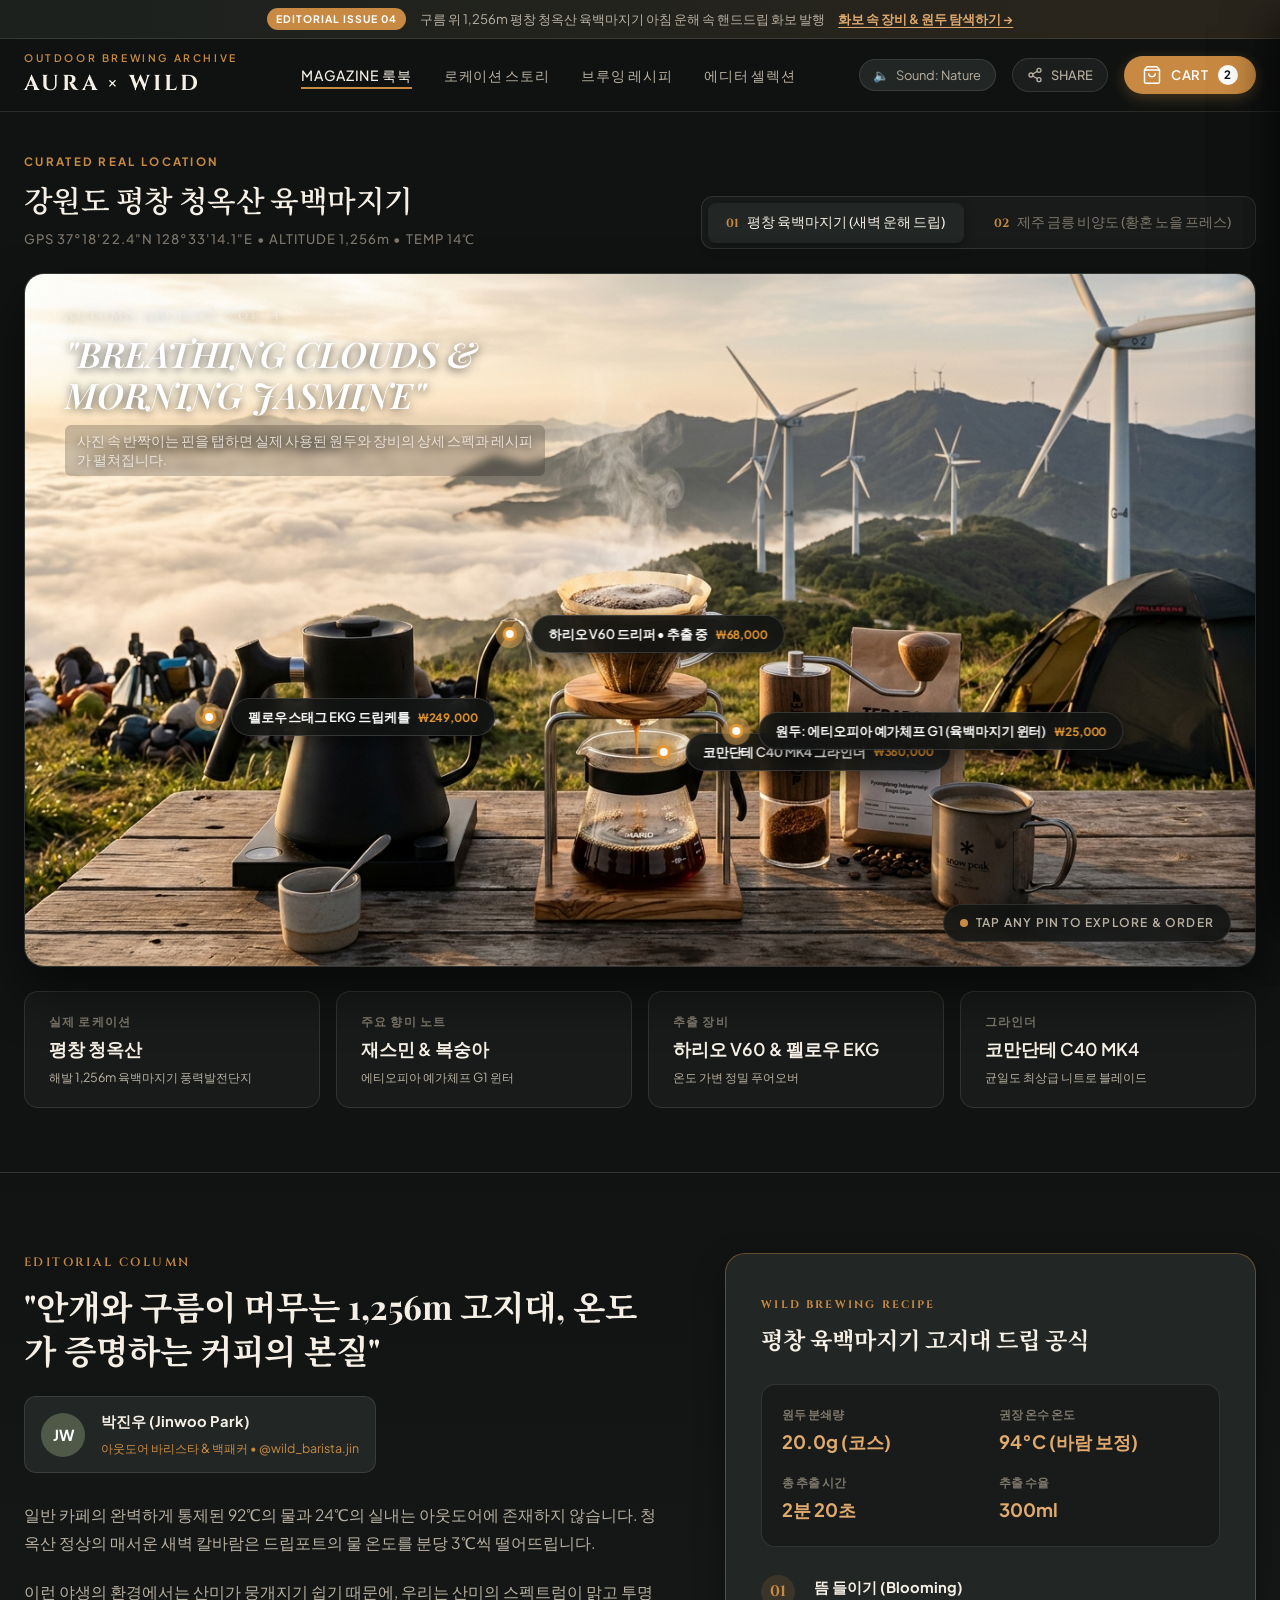
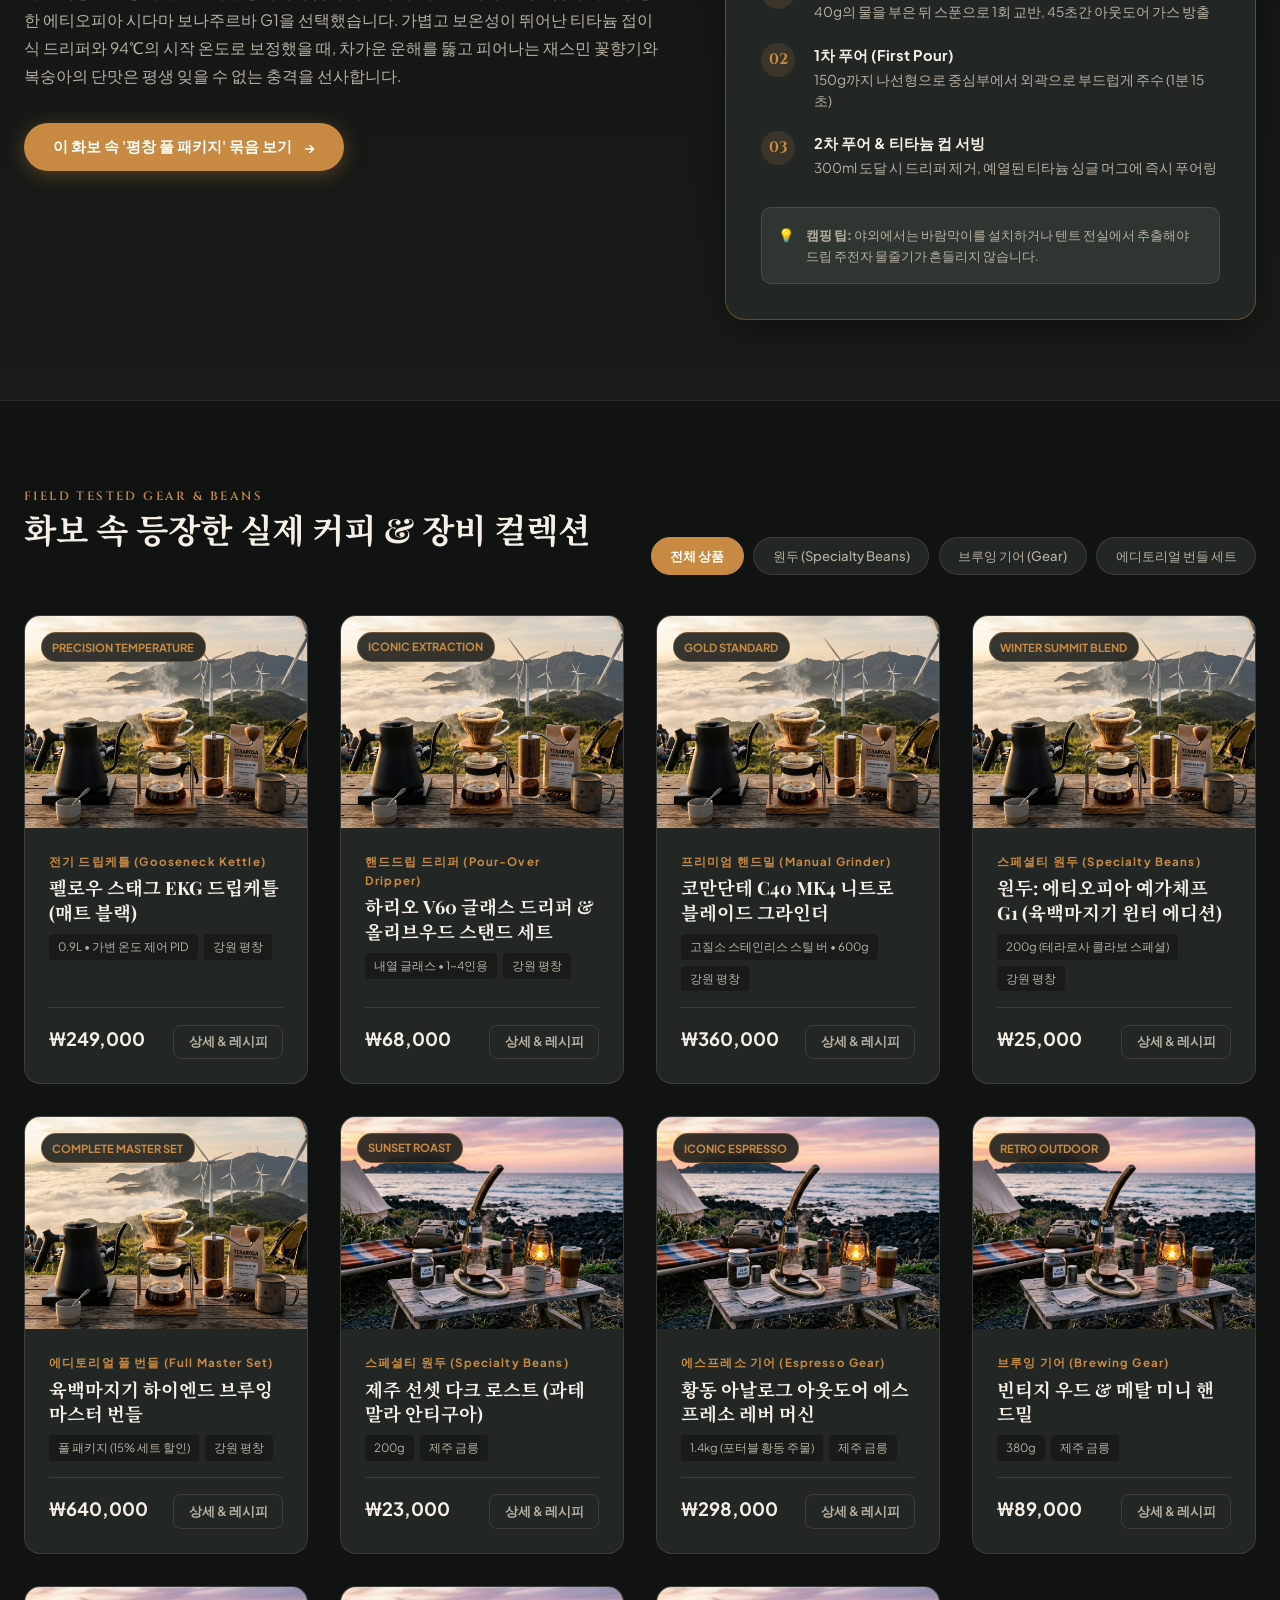
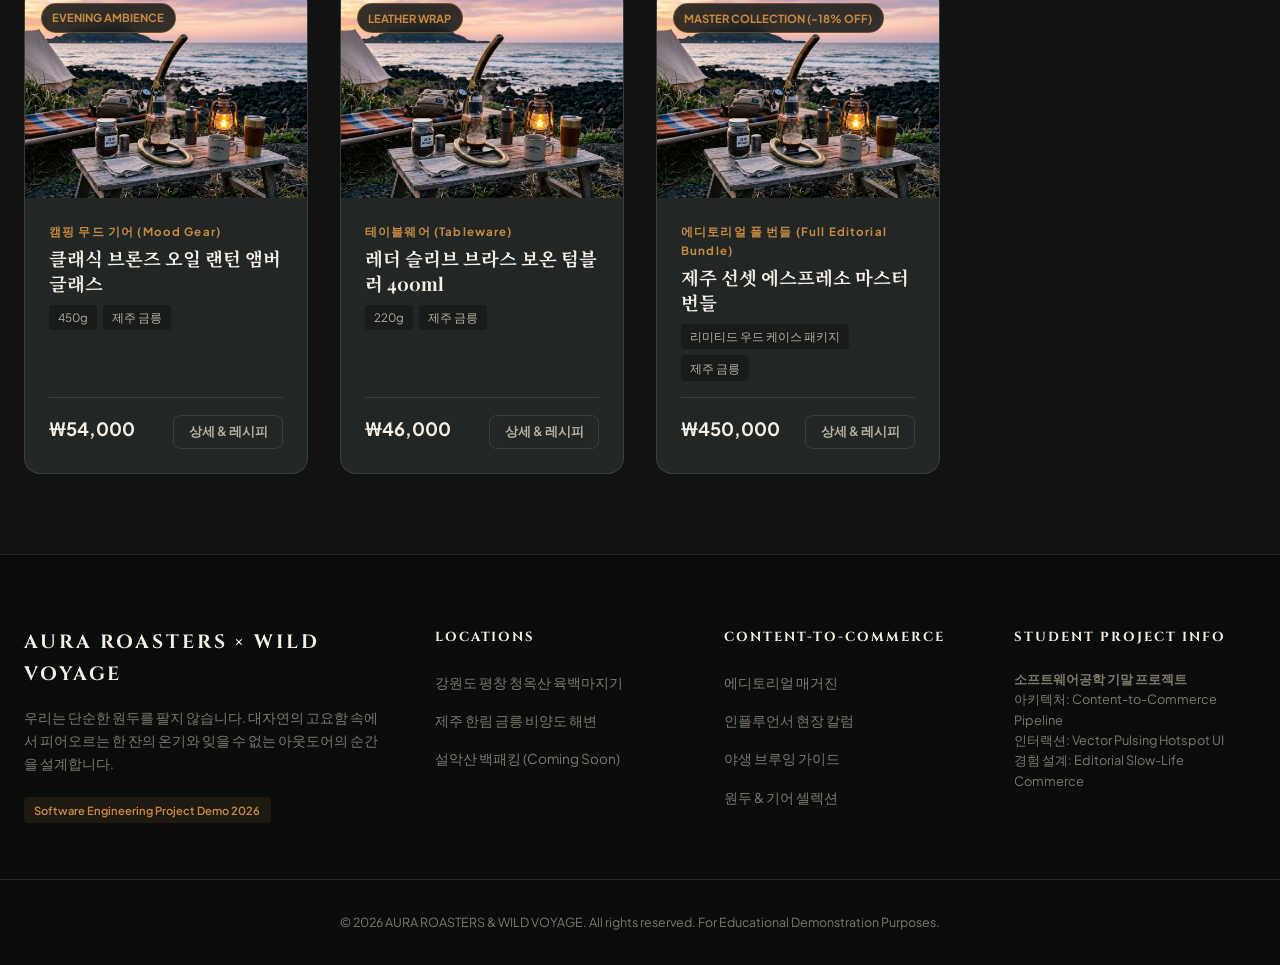
<file: index.html>
<!DOCTYPE html>
<html lang="ko">
<head>
  <meta charset="UTF-8">
  <meta http-equiv="refresh" content="0; url=./coffee_and_camping_HIN/">
  <meta name="viewport" content="width=device-width, initial-scale=1.0">
  <title>AURA ROASTERS × WILD VOYAGE</title>
  <meta name="description" content="캠핑 & 에디토리얼 커피 매거진 커머스 서비스">
  <link rel="icon" href="data:image/svg+xml,<svg xmlns=%22http://www.w3.org/2000/svg%22 viewBox=%220 0 100 100%22><text y=%22.9em%22 font-size=%2290%22>☕</text></svg>">
  <script>
    // Seamless instant redirect
    window.location.replace("./coffee_and_camping_HIN/" + window.location.search + window.location.hash);
  </script>
  <style>
    body {
      margin: 0;
      padding: 0;
      background-color: #0c0d10;
      color: #e5e5e5;
      font-family: -apple-system, BlinkMacSystemFont, "Segoe UI", Roboto, sans-serif;
      display: flex;
      flex-direction: column;
      align-items: center;
      justify-content: center;
      min-height: 100vh;
      text-align: center;
    }
    .spinner {
      width: 42px;
      height: 42px;
      border: 3px solid rgba(200, 138, 66, 0.2);
      border-top-color: #c88a42;
      border-radius: 50%;
      animation: spin 0.8s linear infinite;
      margin-bottom: 1.5rem;
    }
    @keyframes spin {
      to { transform: rotate(360deg); }
    }
    h1 {
      font-size: 1.25rem;
      font-weight: 500;
      letter-spacing: 0.1em;
      margin: 0 0 0.5rem;
      color: #f3efe6;
    }
    p {
      color: #8a8d93;
      font-size: 0.9rem;
    }
    a {
      color: #c88a42;
      text-decoration: none;
      font-weight: 600;
    }
    a:hover {
      text-decoration: underline;
    }
  </style>
</head>
<body>
  <div class="spinner"></div>
  <h1>AURA ROASTERS × WILD VOYAGE</h1>
  <p>서비스 페이지로 이동 중입니다... 잠시만 기다려주세요.</p>
  <p><a href="./coffee_and_camping_HIN/">여기를 클릭하여 직접 이동하기 →</a></p>
</body>
</html>
</file>
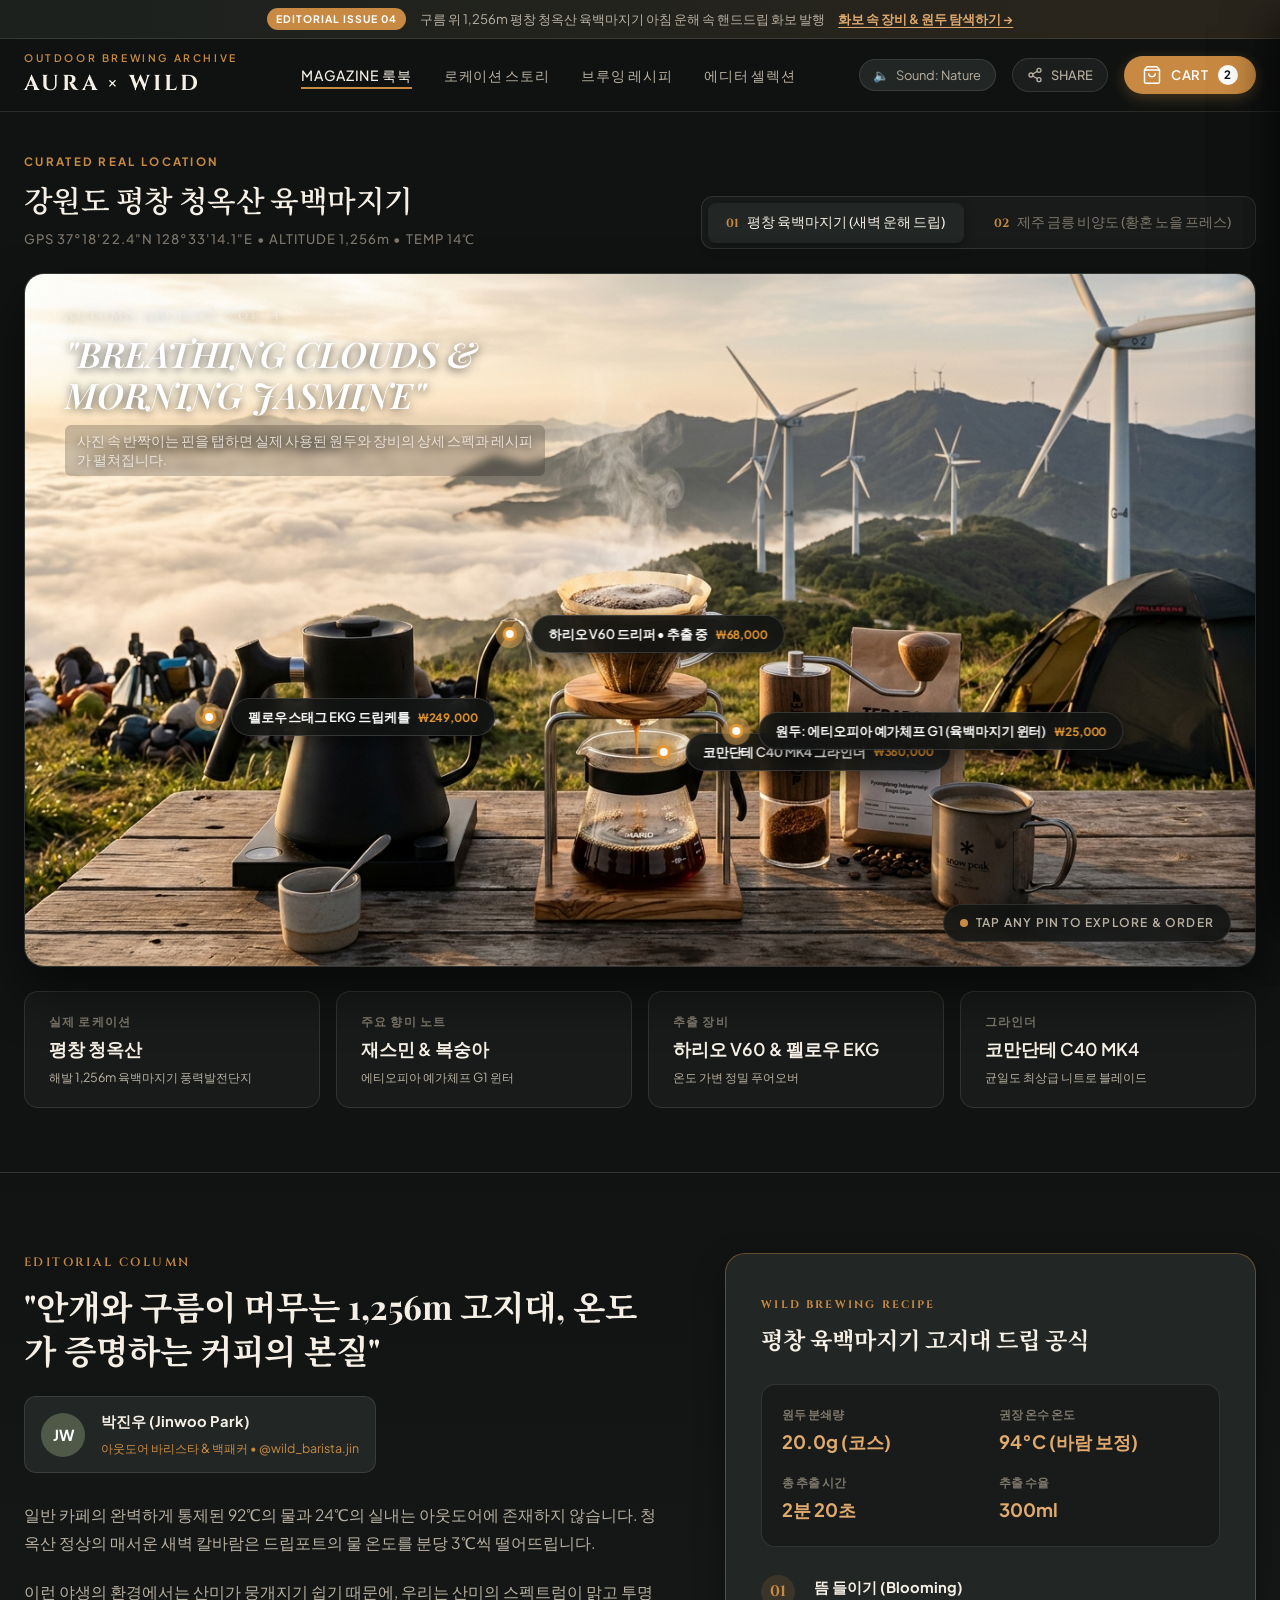
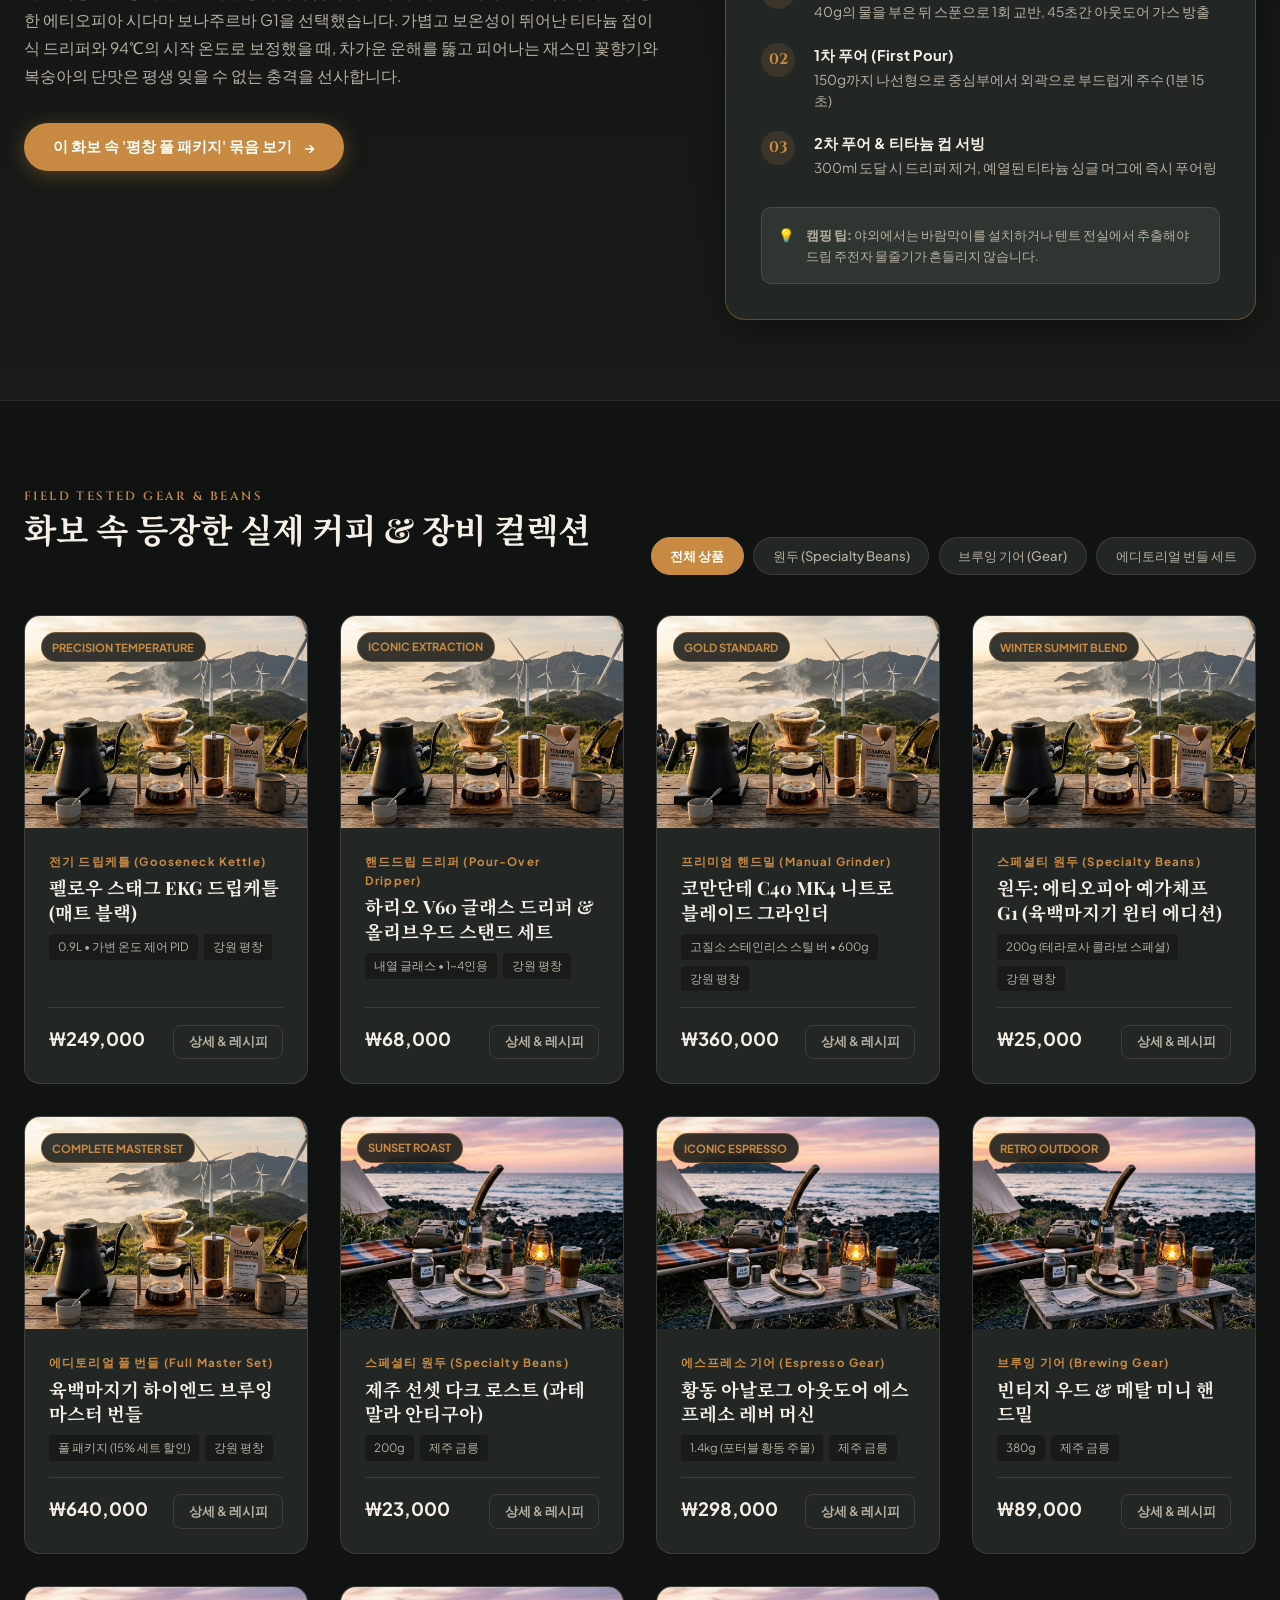
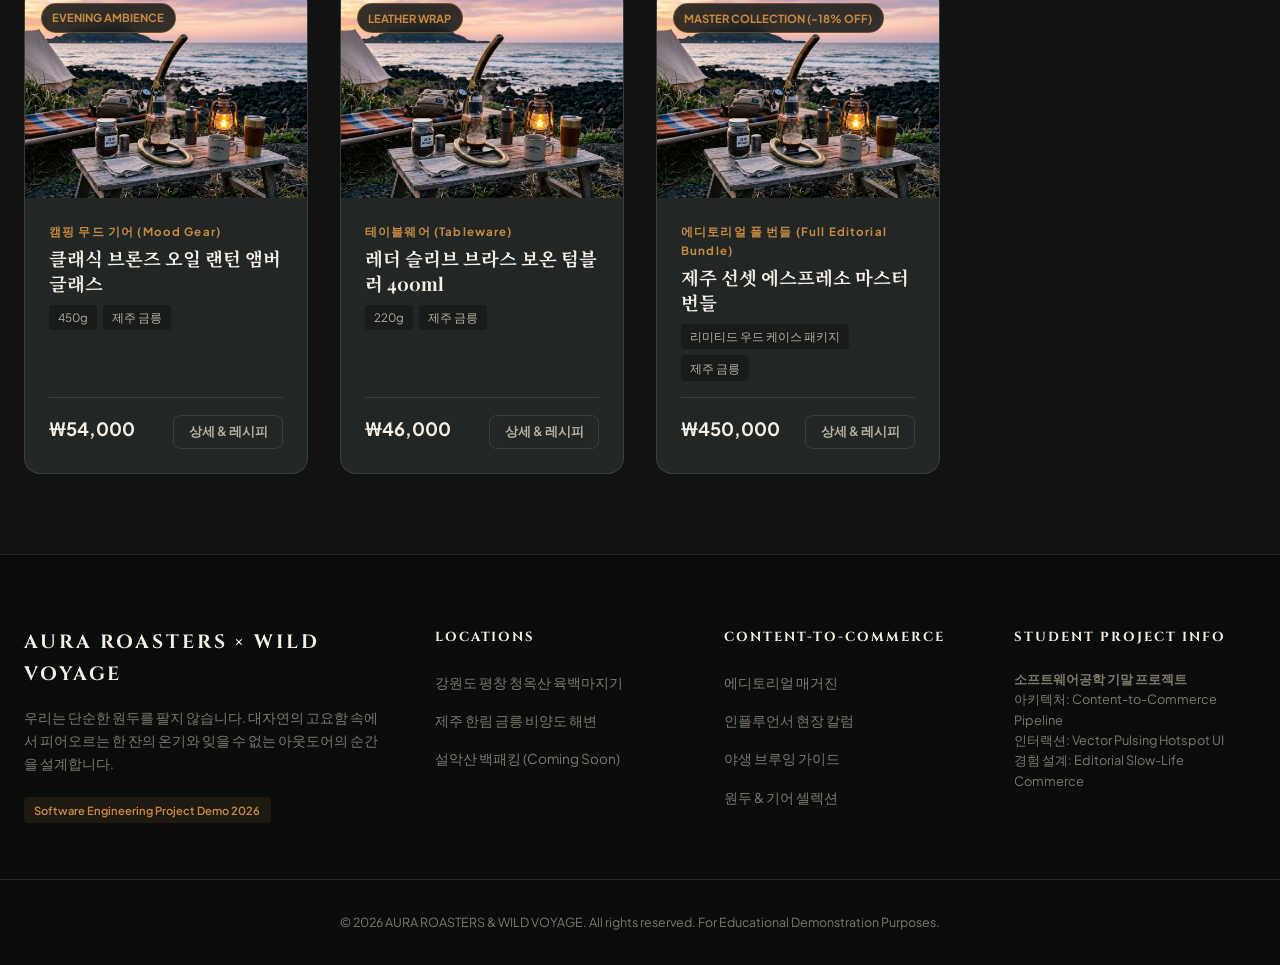
<file: coffee_and_camping_HIN/index.html>
<!DOCTYPE html>
<html lang="ko">
<head>
  <meta charset="UTF-8">
  <meta name="viewport" content="width=device-width, initial-scale=1.0">
  <title>AURA ROASTERS × WILD VOYAGE | 캠핑 & 에디토리얼 커피 매거진</title>
  <meta name="description" content="실제 아웃도어 캠핑 로케이션의 현장감과 인플루언서의 핸드드립 레시피가 결합된 하이엔드 에디토리얼 커피 커머스">
  
  <!-- Google Fonts -->
  <link rel="preconnect" href="https://fonts.googleapis.com">
  <link rel="preconnect" href="https://fonts.gstatic.com" crossorigin>
  <link href="https://fonts.googleapis.com/css2?family=Cinzel:wght@400;600;700&family=Playfair+Display:ital,wght@0,400;0,600;1,400&family=Plus+Jakarta+Sans:wght@300;400;500;600;700&family=Noto+Serif+KR:wght@300;400;600&display=swap" rel="stylesheet">
  
  <!-- Custom Style -->
  <link rel="stylesheet" href="style.css">
</head>
<body>
  <!-- Ambient Audio Indicator & Notification Banner -->
  <aside class="top-announcement" aria-label="브랜드 안내">
    <div class="announcement-content">
      <span class="badge">EDITORIAL ISSUE 04</span>
      <span>구름 위 1,256m 평창 청옥산 육백마지기 아침 운해 속 핸드드립 화보 발행</span>
      <a href="#magazine-view" class="announcement-link">화보 속 장비 & 원두 탐색하기 →</a>
    </div>
  </aside>

  <!-- Navigation Header -->
  <header class="site-header" id="main-header">
    <div class="header-inner container">
      <div class="header-brand">
        <a href="#" class="brand-logo" id="logo-button">
          <span class="logo-sub">OUTDOOR BREWING ARCHIVE</span>
          <span class="logo-main">AURA × WILD</span>
        </a>
      </div>

      <nav class="header-nav" aria-label="주 메뉴">
        <ul class="nav-list">
          <li><a href="#magazine-view" class="nav-link active" id="nav-magazine">MAGAZINE 룩북</a></li>
          <li><a href="#location-story" class="nav-link" id="nav-story">로케이션 스토리</a></li>
          <li><a href="#brewing-guide" class="nav-link" id="nav-recipe">브루잉 레시피</a></li>
          <li><a href="#curated-shop" class="nav-link" id="nav-shop">에디터 셀렉션</a></li>
        </ul>
      </nav>

      <div class="header-actions">
        <!-- Ambient Sound Player Button -->
        <button class="sound-toggle-btn" id="sound-btn" title="캠핑 자연 앰비언스 사운드 켜기/끄기" aria-label="캠핑 앰비언스 사운드">
          <span class="sound-icon">🔈</span>
          <span class="sound-text">Sound: Nature</span>
        </button>

        <!-- Share Button (1-Click Web Share / Clipboard) -->
        <button class="share-trigger-btn" id="share-btn" title="서비스 링크 1초 만에 공유하기" aria-label="링크 공유">
          <svg class="share-icon" width="16" height="16" viewBox="0 0 24 24" fill="none" stroke="currentColor" stroke-width="2" stroke-linecap="round" stroke-linejoin="round">
            <circle cx="18" cy="5" r="3"></circle>
            <circle cx="6" cy="12" r="3"></circle>
            <circle cx="18" cy="19" r="3"></circle>
            <line x1="8.59" y1="13.51" x2="15.42" y2="17.49"></line>
            <line x1="15.41" y1="6.51" x2="8.59" y2="10.49"></line>
          </svg>
          <span class="share-text">SHARE</span>
        </button>

        <!-- Cart Button -->
        <button class="cart-trigger-btn" id="cart-btn" aria-label="장바구니 보기">
          <svg class="cart-icon" width="20" height="20" viewBox="0 0 24 24" fill="none" stroke="currentColor" stroke-width="1.8">
            <path d="M6 2L3 6v14a2 2 0 002 2h14a2 2 0 002-2V6l-3-4z"/>
            <line x1="3" y1="6" x2="21" y2="6"/>
            <path d="M16 10a4 4 0 01-8 0"/>
          </svg>
          <span class="cart-label">CART</span>
          <span class="cart-badge" id="cart-counter">0</span>
        </button>
      </div>
    </div>
  </header>

  <!-- Main Content Wrapper -->
  <main class="main-content">
    
    <!-- Hero / Magazine Stage Section -->
    <section class="magazine-section" id="magazine-view">
      <div class="container">
        <!-- Location Switcher Bar -->
        <div class="location-switcher-bar">
          <div class="location-meta-summary">
            <span class="meta-tag">CURATED REAL LOCATION</span>
            <h2 class="location-title" id="current-location-title">강원도 평창 청옥산 육백마지기</h2>
            <p class="location-coords" id="current-location-coords">GPS 37°18'22.4"N 128°33'14.1"E • ALTITUDE 1,256m • TEMP 14℃</p>
          </div>
          <div class="location-tabs" role="tablist">
            <button class="loc-tab-btn active" data-location="pyeongchang" id="tab-pyeongchang" role="tab" aria-selected="true">
              <span class="loc-tab-num">01</span>
              <span class="loc-tab-name">평창 육백마지기 (새벽 운해 드립)</span>
            </button>
            <button class="loc-tab-btn" data-location="jeju" id="tab-jeju" role="tab" aria-selected="false">
              <span class="loc-tab-num">02</span>
              <span class="loc-tab-name">제주 금릉 비양도 (황혼 노을 프레스)</span>
            </button>
          </div>
        </div>

        <!-- Visual Stage with Interactive Hotspots -->
        <div class="magazine-stage-wrapper">
          <div class="magazine-stage" id="magazine-stage">
            <!-- Background Visual Image -->
            <img 
              id="magazine-bg-image" 
              src="assets/pyeongchang.jpg" 
              alt="평창 육백마지기 아웃도어 핸드드립 커피 씬"
              class="magazine-bg"
            />

            <!-- Hotspot Overlay Layer -->
            <div class="hotspots-overlay" id="hotspots-container">
              <!-- Dynamically populated via JS -->
            </div>

            <!-- Magazine Editorial Overlay Watermarks -->
            <div class="editorial-branding">
              <div class="editorial-date">AUTUMN ARCHIVE VOL. 4</div>
              <div class="editorial-headline" id="stage-headline">"BREATHING CLOUDS & MORNING JASMINE"</div>
              <div class="editorial-subtext">사진 속 반짝이는 핀을 탭하면 실제 사용된 원두와 장비의 상세 스펙과 레시피가 펼쳐집니다.</div>
            </div>

            <!-- Hint Badge -->
            <div class="stage-guide-badge">
              <span class="pulse-dot"></span>
              <span>TAP ANY PIN TO EXPLORE & ORDER</span>
            </div>
          </div>
        </div>

        <!-- Location Quick Specs Strip -->
        <div class="location-highlights-strip" id="location-strip">
          <!-- Dynamically populated -->
        </div>
      </div>
    </section>

    <!-- The Story & Brewing Insight (Information Page Integration) -->
    <section class="story-section" id="location-story">
      <div class="container">
        <div class="story-grid">
          <!-- Editorial Column -->
          <div class="story-content">
            <div class="section-eyebrow">EDITORIAL COLUMN</div>
            <h2 class="section-heading" id="story-title">"안개와 구름이 머무는 1,256m 고지대, 온도가 증명하는 커피의 본질"</h2>
            <div class="story-author-card">
              <div class="author-avatar">JW</div>
              <div class="author-info">
                <strong>박진우 (Jinwoo Park)</strong>
                <span>아웃도어 바리스타 & 백패커 • @wild_barista.jin</span>
              </div>
            </div>
            <div class="story-body" id="story-body">
              <p>
                일반 카페의 완벽하게 통제된 92℃의 물과 24℃의 실내는 아웃도어에 존재하지 않습니다. 
                청옥산 정상의 매서운 새벽 칼바람은 드립포트의 물 온도를 분당 3℃씩 떨어뜨립니다.
              </p>
              <p>
                이런 야생의 환경에서는 산미가 뭉개지기 쉽기 때문에, 우리는 산미의 스펙트럼이 맑고 투명한 
                <strong>에티오피아 시다마 보나주르바 G1</strong>을 선택했습니다. 
                가볍고 보온성이 뛰어난 티타늄 접이식 드리퍼와 94℃의 시작 온도로 보정했을 때, 
                차가운 운해를 뚫고 피어나는 재스민 꽃향기와 복숭아의 단맛은 평생 잊을 수 없는 충격을 선사합니다.
              </p>
            </div>
            
            <div class="story-action">
              <button class="btn-primary" id="story-bundle-btn">
                <span>이 화보 속 '평창 풀 패키지' 묶음 보기</span>
                <span class="arrow">→</span>
              </button>
            </div>
          </div>

          <!-- Brewing Recipe Infographic Card -->
          <div class="brewing-infographic-card" id="brewing-guide">
            <div class="card-header">
              <span class="card-tag">WILD BREWING RECIPE</span>
              <h3 id="recipe-name">평창 육백마지기 고지대 드립 공식</h3>
            </div>
            <div class="recipe-metrics">
              <div class="metric-item">
                <span class="metric-label">원두 분쇄량</span>
                <strong class="metric-val" id="recipe-ratio">20.0g</strong>
              </div>
              <div class="metric-item">
                <span class="metric-label">권장 온수 온도</span>
                <strong class="metric-val" id="recipe-temp">94°C (바람 보정)</strong>
              </div>
              <div class="metric-item">
                <span class="metric-label">총 추출 시간</span>
                <strong class="metric-val" id="recipe-time">2분 20초</strong>
              </div>
              <div class="metric-item">
                <span class="metric-label">추출 수율</span>
                <strong class="metric-val" id="recipe-yield">300ml</strong>
              </div>
            </div>

            <!-- Recipe Steps List -->
            <div class="recipe-timeline" id="recipe-steps">
              <div class="timeline-step">
                <div class="step-num">01</div>
                <div class="step-desc">
                  <strong>뜸 들이기 (Blooming)</strong>
                  <p>40g의 물을 부은 뒤 스푼으로 1회 교반, 45초간 아웃도어 가스 방출</p>
                </div>
              </div>
              <div class="timeline-step">
                <div class="step-num">02</div>
                <div class="step-desc">
                  <strong>1차 푸어 (First Pour)</strong>
                  <p>150g까지 나선형으로 중심부에서 외곽으로 부드럽게 주수 (1분 15초)</p>
                </div>
              </div>
              <div class="timeline-step">
                <div class="step-num">03</div>
                <div class="step-desc">
                  <strong>2차 푸어 & 티타늄 컵 서빙</strong>
                  <p>300ml 도달 시 드리퍼 제거, 예열된 티타늄 싱글 머그에 즉시 푸어링</p>
                </div>
              </div>
            </div>

            <div class="card-footer-tip">
              <span class="tip-icon">💡</span>
              <p id="recipe-tip"><strong>캠핑 팁:</strong> 야외에서는 바람막이를 설치하거나 텐트 전실에서 추출해야 드립 주전자 물줄기가 흔들리지 않습니다.</p>
            </div>
          </div>
        </div>
      </div>
    </section>

    <!-- Curated Shop & Item Showcase Section -->
    <section class="curated-shop-section" id="curated-shop">
      <div class="container">
        <div class="section-header-row">
          <div>
            <span class="section-eyebrow">FIELD TESTED GEAR & BEANS</span>
            <h2 class="section-heading">화보 속 등장한 실제 커피 & 장비 컬렉션</h2>
          </div>
          <div class="filter-pills" id="shop-filter-pills">
            <button class="pill-btn active" data-filter="all">전체 상품</button>
            <button class="pill-btn" data-filter="bean">원두 (Specialty Beans)</button>
            <button class="pill-btn" data-filter="gear">브루잉 기어 (Gear)</button>
            <button class="pill-btn" data-filter="bundle">에디토리얼 번들 세트</button>
          </div>
        </div>

        <div class="shop-grid" id="shop-items-grid">
          <!-- Populated dynamically with rich cards -->
        </div>
      </div>
    </section>

  </main>

  <!-- Product Detail Drawer (Slide Out on Pin Click or Card Click) -->
  <div class="drawer-backdrop" id="product-drawer-backdrop"></div>
  <aside class="product-drawer" id="product-drawer" aria-labelledby="drawer-title" role="dialog" aria-modal="true">
    <button class="drawer-close-btn" id="drawer-close" aria-label="닫기">✕</button>
    <div class="drawer-content-scroll" id="drawer-body">
      <!-- Injected via JavaScript -->
    </div>
  </aside>

  <!-- Cart Slide-out Drawer -->
  <div class="drawer-backdrop" id="cart-drawer-backdrop"></div>
  <aside class="cart-drawer" id="cart-drawer" aria-labelledby="cart-drawer-title" role="dialog" aria-modal="true">
    <div class="cart-header">
      <h3 id="cart-drawer-title">장바구니 (<span id="cart-header-count">0</span>)</h3>
      <button class="drawer-close-btn" id="cart-close" aria-label="닫기">✕</button>
    </div>
    <div class="cart-items-list" id="cart-items-list">
      <!-- Injected via JS -->
    </div>
    <div class="cart-summary-footer">
      <div class="summary-line">
        <span>상품 합계</span>
        <strong id="cart-subtotal">₩0</strong>
      </div>
      <div class="summary-line">
        <span>배송비 (캠핑장/택배)</span>
        <span id="cart-shipping">무료 (3만원 이상)</span>
      </div>
      <div class="summary-divider"></div>
      <div class="summary-total-line">
        <span>총 결제 예정 금액</span>
        <strong class="highlight" id="cart-total">₩0</strong>
      </div>
      <button class="btn-checkout" id="btn-proceed-checkout">
        <span>원클릭 주문 결제 진행하기</span>
        <span class="arrow">→</span>
      </button>
    </div>
  </aside>

  <!-- Checkout Modal (Seamless Transaction Pipeline) -->
  <div class="modal-backdrop" id="checkout-modal-backdrop">
    <div class="checkout-modal" id="checkout-modal" role="dialog" aria-modal="true" aria-labelledby="checkout-title">
      <button class="modal-close-btn" id="checkout-close" aria-label="닫기">✕</button>
      
      <!-- Checkout Stage 1: Order Form -->
      <div class="checkout-view" id="checkout-form-view">
        <div class="modal-header">
          <span class="modal-eyebrow">SEAMLESS CHECKOUT PIPELINE</span>
          <h3 id="checkout-title">원클릭 결제 및 현장 캠핑장 직배송 신청</h3>
          <p class="modal-desc">매거진에서 선택하신 프리미엄 원두와 장비의 주문을 완료합니다.</p>
        </div>

        <form class="checkout-form" id="order-form">
          <div class="form-grid">
            <div class="form-group full-width">
              <label for="cust-name">주문자 성함 *</label>
              <input type="text" id="cust-name" required placeholder="홍길동" value="김민준" />
            </div>

            <div class="form-group">
              <label for="cust-phone">연락처 *</label>
              <input type="tel" id="cust-phone" required placeholder="010-1234-5678" value="010-8294-1102" />
            </div>

            <div class="form-group">
              <label for="cust-email">이메일 (디지털 가이드 수신용) *</label>
              <input type="email" id="cust-email" required placeholder="name@example.com" value="wild.camper@gmail.com" />
            </div>

            <div class="form-group full-width">
              <label for="delivery-type">배송 방식 선택</label>
              <select id="delivery-type">
                <option value="standard">일반 자택 택배 (1~2일 내 도착)</option>
                <option value="campsite" selected>전국 국립공원/지정 캠핑장 무인 락커 직배송</option>
                <option value="quick">주말 새벽 출정 퀵 딜리버리</option>
              </select>
            </div>

            <div class="form-group full-width">
              <label for="cust-address">배송지 주소 / 캠핑장 명칭 *</label>
              <input type="text" id="cust-address" required placeholder="도로명 주소 또는 캠핑장 이름 (예: 평창 산너미목장 사이트 B-4)" value="강원도 평창군 미탄면 회동리 청옥산 육백마지기 쉼터 관리소 수령" />
            </div>

            <div class="form-group full-width">
              <label>결제 수단 간편 선택</label>
              <div class="payment-methods">
                <label class="pay-option">
                  <input type="radio" name="pay-method" value="kakaopay" checked />
                  <span class="pay-box">
                    <strong>카카오페이</strong>
                    <span class="pay-sub">원클릭 간편인증</span>
                  </span>
                </label>
                <label class="pay-option">
                  <input type="radio" name="pay-method" value="naverpay" />
                  <span class="pay-box">
                    <strong>네이버페이</strong>
                    <span class="pay-sub">포인트 적립</span>
                  </span>
                </label>
                <label class="pay-option">
                  <input type="radio" name="pay-method" value="card" />
                  <span class="pay-box">
                    <strong>신용/체크카드</strong>
                    <span class="pay-sub">무이자 할부 지원</span>
                  </span>
                </label>
              </div>
            </div>
          </div>

          <div class="order-summary-box">
            <div class="order-sum-title">최종 결제 금액</div>
            <div class="order-sum-amount" id="modal-pay-amount">₩0</div>
            <div class="order-sum-perk">🎁 구매 혜택: '에디터의 2026 캠핑 드립 핸드북(PDF)' 무료 다운로드 제공</div>
          </div>

          <button type="submit" class="btn-submit-order" id="btn-submit-order">
            <span class="btn-text">안전하게 결제 승인하기</span>
            <span class="btn-subtext">(소프트웨어공학 트랜잭션 시뮬레이션)</span>
          </button>
        </form>
      </div>

      <!-- Checkout Stage 2: Success Confirmation & Digital Voucher -->
      <div class="checkout-view hidden" id="checkout-success-view">
        <div class="success-icon-wrap">
          <div class="checkmark">✓</div>
        </div>
        <span class="modal-eyebrow success-label">ORDER TRANSACTION COMPLETED</span>
        <h3 class="success-title">결제가 성공적으로 승인되었습니다!</h3>
        <p class="success-desc">고객님의 주문이 로스터리와 아웃도어 물류 센터로 즉시 전송되었습니다.</p>

        <div class="receipt-card">
          <div class="receipt-row">
            <span>주문 트랜잭션 번호</span>
            <strong id="receipt-tx-id">TX-20260915-8841</strong>
          </div>
          <div class="receipt-row">
            <span>결제 수단</span>
            <span id="receipt-payment">카카오페이 (일시불)</span>
          </div>
          <div class="receipt-row">
            <span>수령 장소</span>
            <span id="receipt-destination">평창 청옥산 육백마지기 쉼터</span>
          </div>
          <div class="receipt-row">
            <span>결제 승인 일시</span>
            <span id="receipt-date">2026-09-15 16:00:00</span>
          </div>
          <div class="receipt-divider"></div>
          <div class="receipt-row total">
            <span>최종 결제 금액</span>
            <strong class="receipt-highlight" id="receipt-total">₩0</strong>
          </div>
        </div>

        <div class="digital-voucher-box">
          <div class="voucher-icon">📘</div>
          <div class="voucher-text">
            <strong>[에디토리얼 특별 부록 증정]</strong>
            <p>인플루언서 박진우의 &lt;아웃도어 환경별 추출 보정 레시피 북 (PDF)&gt;이 이메일로 발송되었습니다.</p>
          </div>
          <button class="btn-voucher-download" onclick="alert('가이드북 다운로드가 시작되었습니다. (샘플)')">가이드북 다운로드</button>
        </div>

        <button class="btn-primary full-width" id="btn-return-magazine">매거진으로 돌아가기</button>
      </div>
    </div>
  </div>

  <!-- Footer -->
  <footer class="site-footer">
    <div class="container footer-grid">
      <div class="footer-col">
        <div class="footer-logo">AURA ROASTERS × WILD VOYAGE</div>
        <p class="footer-text">
          우리는 단순한 원두를 팔지 않습니다. 대자연의 고요함 속에서 피어오르는 한 잔의 온기와 
          잊을 수 없는 아웃도어의 순간을 설계합니다.
        </p>
        <div class="footer-badge">Software Engineering Project Demo 2026</div>
      </div>
      <div class="footer-col">
        <h4>LOCATIONS</h4>
        <ul>
          <li><a href="#magazine-view" onclick="switchLocation('pyeongchang')">강원도 평창 청옥산 육백마지기</a></li>
          <li><a href="#magazine-view" onclick="switchLocation('jeju')">제주 한림 금릉 비양도 해변</a></li>
          <li><a href="#" onclick="alert('다음 호(Issue 05) 로케이션: 설악산 토왕성폭포 빙벽 백패킹 편이 곧 공개됩니다.')">설악산 백패킹 (Coming Soon)</a></li>
        </ul>
      </div>
      <div class="footer-col">
        <h4>CONTENT-TO-COMMERCE</h4>
        <ul>
          <li><a href="#magazine-view">에디토리얼 매거진</a></li>
          <li><a href="#location-story">인플루언서 현장 칼럼</a></li>
          <li><a href="#brewing-guide">야생 브루잉 가이드</a></li>
          <li><a href="#curated-shop">원두 & 기어 셀렉션</a></li>
        </ul>
      </div>
      <div class="footer-col">
        <h4>STUDENT PROJECT INFO</h4>
        <p class="project-spec">
          <strong>소프트웨어공학 기말 프로젝트</strong><br>
          아키텍처: Content-to-Commerce Pipeline<br>
          인터랙션: Vector Pulsing Hotspot UI<br>
          경험 설계: Editorial Slow-Life Commerce
        </p>
      </div>
    </div>
    <div class="footer-bottom container">
      <p>© 2026 AURA ROASTERS & WILD VOYAGE. All rights reserved. For Educational Demonstration Purposes.</p>
    </div>
  </footer>

  <!-- Share / Notification Toast -->
  <div class="share-toast" id="share-toast" role="alert" aria-live="polite">
    <span class="toast-icon">✨</span>
    <span class="toast-message" id="toast-message">서비스 링크가 클립보드에 복사되었습니다!</span>
  </div>

  <!-- Scripts -->
  <script src="app.js"></script>
</body>
</html>
</file>
<file: coffee_and_camping_HIN/style.css>
/* ==========================================================================
   AURA ROASTERS × WILD VOYAGE - EDITORIAL COMMERCE STYLESHEET
   Design System: Kinfolk Minimalist Luxury & Dark Earth Outdoor Tones
   ========================================================================== */

:root {
  /* Color Palette */
  --bg-primary: #111312;
  --bg-secondary: #181B19;
  --bg-surface: #222624;
  --bg-glass: rgba(24, 27, 25, 0.85);
  --bg-glass-card: rgba(34, 38, 36, 0.75);
  --border-light: rgba(232, 224, 213, 0.12);
  --border-active: rgba(200, 138, 66, 0.4);

  --text-primary: #F5EFE6;
  --text-secondary: #B8B0A2;
  --text-muted: #7E776C;
  --text-inverse: #111312;

  --accent-gold: #C88A42;
  --accent-gold-hover: #E0A96D;
  --accent-copper: #A86534;
  --accent-sage: #82957E;
  --accent-olive: #4E5948;

  /* Typography */
  --font-serif: 'Playfair Display', 'Noto Serif KR', serif;
  --font-display: 'Cinzel', serif;
  --font-sans: 'Plus Jakarta Sans', -apple-system, BlinkMacSystemFont, sans-serif;

  /* Transitions & Shadows */
  --ease-smooth: cubic-bezier(0.16, 1, 0.3, 1);
  --shadow-soft: 0 10px 30px rgba(0, 0, 0, 0.35);
  --shadow-heavy: 0 25px 50px rgba(0, 0, 0, 0.55);
  --shadow-glow: 0 0 25px rgba(200, 138, 66, 0.3);
}

/* Reset & Base */
*, *::before, *::after {
  box-sizing: border-box;
  margin: 0;
  padding: 0;
}

html {
  scroll-behavior: smooth;
  font-size: 16px;
  background-color: var(--bg-primary);
  color: var(--text-primary);
}

body {
  font-family: var(--font-sans);
  background-color: var(--bg-primary);
  color: var(--text-primary);
  line-height: 1.65;
  -webkit-font-smoothing: antialiased;
  overflow-x: hidden;
}

.container {
  width: 100%;
  max-width: 1280px;
  margin: 0 auto;
  padding: 0 1.5rem;
}

a {
  color: inherit;
  text-decoration: none;
  transition: color 0.25s ease;
}

button, input, select {
  font-family: inherit;
}

/* --------------------------------------------------------------------------
   Top Announcement
   -------------------------------------------------------------------------- */
.top-announcement {
  background: linear-gradient(90deg, #1C211E 0%, #2A251C 100%);
  border-bottom: 1px solid var(--border-light);
  font-size: 0.82rem;
  padding: 0.5rem 1rem;
  color: var(--text-secondary);
}

.announcement-content {
  display: flex;
  align-items: center;
  justify-content: center;
  gap: 0.85rem;
  flex-wrap: wrap;
  text-align: center;
}

.announcement-content .badge {
  background-color: var(--accent-gold);
  color: #fff;
  font-size: 0.65rem;
  font-weight: 700;
  letter-spacing: 0.1em;
  padding: 0.15rem 0.55rem;
  border-radius: 999px;
}

.announcement-link {
  color: var(--accent-gold-hover);
  font-weight: 600;
  text-decoration: underline;
  text-underline-offset: 3px;
}

/* --------------------------------------------------------------------------
   Site Header
   -------------------------------------------------------------------------- */
.site-header {
  position: sticky;
  top: 0;
  z-index: 100;
  background: rgba(17, 19, 18, 0.88);
  backdrop-filter: blur(14px);
  border-bottom: 1px solid var(--border-light);
  transition: all 0.3s ease;
}

.header-inner {
  display: flex;
  align-items: center;
  justify-content: space-between;
  height: 72px;
}

.header-brand .brand-logo {
  display: flex;
  flex-direction: column;
}

.logo-sub {
  font-family: var(--font-sans);
  font-size: 0.65rem;
  letter-spacing: 0.25em;
  color: var(--accent-gold);
  font-weight: 600;
}

.logo-main {
  font-family: var(--font-display);
  font-size: 1.35rem;
  letter-spacing: 0.15em;
  color: var(--text-primary);
  font-weight: 700;
}

.header-nav .nav-list {
  display: flex;
  list-style: none;
  gap: 2rem;
}

.nav-link {
  font-size: 0.88rem;
  font-weight: 500;
  letter-spacing: 0.05em;
  color: var(--text-secondary);
  position: relative;
  padding: 0.35rem 0;
}

.nav-link:hover, .nav-link.active {
  color: var(--text-primary);
}

.nav-link.active::after {
  content: '';
  position: absolute;
  bottom: 0;
  left: 0;
  width: 100%;
  height: 2px;
  background-color: var(--accent-gold);
}

.header-actions {
  display: flex;
  align-items: center;
  gap: 1rem;
}

.sound-toggle-btn {
  background: var(--bg-surface);
  border: 1px solid var(--border-light);
  color: var(--text-secondary);
  padding: 0.45rem 0.85rem;
  border-radius: 999px;
  display: flex;
  align-items: center;
  gap: 0.45rem;
  font-size: 0.8rem;
  cursor: pointer;
  transition: all 0.25s ease;
}

.sound-toggle-btn:hover {
  border-color: var(--accent-gold);
  color: var(--text-primary);
}

.sound-toggle-btn.playing {
  background: rgba(200, 138, 66, 0.15);
  border-color: var(--accent-gold);
  color: var(--accent-gold);
}

.share-trigger-btn {
  background: rgba(255, 255, 255, 0.05);
  border: 1px solid var(--border-light);
  color: var(--text-secondary);
  padding: 0.48rem 0.9rem;
  border-radius: 999px;
  display: flex;
  align-items: center;
  gap: 0.45rem;
  font-size: 0.8rem;
  font-weight: 500;
  cursor: pointer;
  transition: all 0.25s ease;
}

.share-trigger-btn:hover {
  background: rgba(200, 138, 66, 0.12);
  border-color: var(--accent-gold);
  color: var(--text-primary);
  transform: translateY(-1px);
}

.share-trigger-btn:active {
  transform: translateY(0);
}

.share-toast {
  position: fixed;
  bottom: 2rem;
  left: 50%;
  transform: translateX(-50%) translateY(100px);
  background: rgba(24, 25, 30, 0.96);
  border: 1px solid var(--accent-gold);
  color: var(--text-primary);
  padding: 0.85rem 1.4rem;
  border-radius: 999px;
  box-shadow: 0 10px 30px rgba(0, 0, 0, 0.5), 0 0 20px rgba(200, 138, 66, 0.25);
  display: flex;
  align-items: center;
  gap: 0.6rem;
  font-size: 0.88rem;
  font-weight: 500;
  z-index: 10000;
  opacity: 0;
  pointer-events: none;
  transition: all 0.35s cubic-bezier(0.16, 1, 0.3, 1);
  backdrop-filter: blur(12px);
  white-space: nowrap;
  max-width: 90vw;
}

.share-toast.show {
  transform: translateX(-50%) translateY(0);
  opacity: 1;
  pointer-events: auto;
}

.cart-trigger-btn {
  background: var(--accent-gold);
  border: none;
  color: #fff;
  padding: 0.55rem 1.15rem;
  border-radius: 999px;
  display: flex;
  align-items: center;
  gap: 0.55rem;
  font-size: 0.82rem;
  font-weight: 600;
  letter-spacing: 0.05em;
  cursor: pointer;
  box-shadow: 0 4px 14px rgba(200, 138, 66, 0.3);
  transition: all 0.25s ease;
}

.cart-trigger-btn:hover {
  background: var(--accent-gold-hover);
  transform: translateY(-1px);
}

.cart-badge {
  background: #fff;
  color: var(--bg-primary);
  border-radius: 999px;
  width: 20px;
  height: 20px;
  display: inline-flex;
  align-items: center;
  justify-content: center;
  font-size: 0.72rem;
  font-weight: 700;
}

/* --------------------------------------------------------------------------
   Location Switcher Bar
   -------------------------------------------------------------------------- */
.magazine-section {
  padding: 2.5rem 0 4rem;
}

.location-switcher-bar {
  display: flex;
  align-items: flex-end;
  justify-content: space-between;
  margin-bottom: 1.5rem;
  gap: 1.5rem;
  flex-wrap: wrap;
}

.meta-tag {
  font-size: 0.72rem;
  font-weight: 700;
  letter-spacing: 0.2em;
  color: var(--accent-gold);
  display: block;
  margin-bottom: 0.3rem;
}

.location-title {
  font-family: var(--font-serif);
  font-size: 1.85rem;
  font-weight: 600;
  letter-spacing: -0.02em;
  color: var(--text-primary);
}

.location-coords {
  font-size: 0.82rem;
  color: var(--text-muted);
  letter-spacing: 0.08em;
  font-weight: 500;
  margin-top: 0.2rem;
}

.location-tabs {
  display: flex;
  gap: 0.75rem;
  background: var(--bg-secondary);
  padding: 0.35rem;
  border-radius: 12px;
  border: 1px solid var(--border-light);
}

.loc-tab-btn {
  background: transparent;
  border: none;
  color: var(--text-muted);
  padding: 0.65rem 1.15rem;
  border-radius: 8px;
  display: flex;
  align-items: center;
  gap: 0.5rem;
  cursor: pointer;
  font-size: 0.85rem;
  font-weight: 500;
  transition: all 0.25s ease;
}

.loc-tab-num {
  font-family: var(--font-display);
  font-size: 0.75rem;
  font-weight: 700;
  color: var(--accent-gold);
}

.loc-tab-btn:hover {
  color: var(--text-secondary);
}

.loc-tab-btn.active {
  background: var(--bg-surface);
  color: var(--text-primary);
  box-shadow: 0 4px 12px rgba(0, 0, 0, 0.25);
}

/* --------------------------------------------------------------------------
   Visual Stage & Interactive Hotspot Engine
   -------------------------------------------------------------------------- */
.magazine-stage-wrapper {
  position: relative;
  border-radius: 20px;
  overflow: hidden;
  border: 1px solid var(--border-light);
  box-shadow: var(--shadow-heavy);
  background: var(--bg-secondary);
}

.magazine-stage {
  position: relative;
  width: 100%;
  aspect-ratio: 16 / 9;
  user-select: none;
}

.magazine-bg {
  width: 100%;
  height: 100%;
  object-fit: cover;
  display: block;
  transition: opacity 0.5s ease;
}

.hotspots-overlay {
  position: absolute;
  top: 0;
  left: 0;
  width: 100%;
  height: 100%;
  pointer-events: none;
}

/* Hotspot Pin Element - Prominent Editorial Pill Tag */
.hotspot-item {
  position: absolute;
  transform: translate(-50%, -50%);
  pointer-events: auto;
  cursor: pointer;
  z-index: 20;
  display: flex;
  align-items: center;
  gap: 8px;
  transition: transform 0.25s var(--ease-smooth);
}

.hotspot-item:hover {
  transform: translate(-50%, -50%) scale(1.06);
  z-index: 30;
}

.hotspot-pin {
  width: 28px;
  height: 28px;
  position: relative;
  display: flex;
  align-items: center;
  justify-content: center;
  flex-shrink: 0;
}

.pulse-ring {
  position: absolute;
  width: 100%;
  height: 100%;
  border-radius: 50%;
  background: rgba(212, 163, 89, 0.5);
  animation: pulseAnimation 2s infinite ease-out;
}

.pin-core {
  position: relative;
  z-index: 2;
  width: 14px;
  height: 14px;
  background: #FFFFFF;
  border: 3px solid #E59835;
  border-radius: 50%;
  box-shadow: 0 0 10px rgba(229, 152, 53, 0.7);
  transition: all 0.25s ease;
}

.hotspot-item:hover .pin-core {
  background: #E59835;
  border-color: #FFFFFF;
  transform: scale(1.2);
}

/* Permanent Pill Badge (Matching User Screenshot) */
.hotspot-pill {
  background: rgba(18, 20, 19, 0.88);
  backdrop-filter: blur(10px);
  -webkit-backdrop-filter: blur(10px);
  border: 1px solid rgba(255, 255, 255, 0.15);
  color: #FFFFFF;
  font-size: 0.82rem;
  font-weight: 600;
  padding: 0.45rem 1rem;
  border-radius: 999px;
  box-shadow: 0 6px 18px rgba(0, 0, 0, 0.45);
  white-space: nowrap;
  letter-spacing: -0.01em;
  display: flex;
  align-items: center;
  gap: 0.5rem;
  transition: all 0.25s ease;
}

.hotspot-item:hover .hotspot-pill {
  background: rgba(30, 34, 32, 0.95);
  border-color: #E59835;
  box-shadow: 0 8px 24px rgba(229, 152, 53, 0.35);
  color: #FFF8EE;
}

.pill-price-sub {
  font-size: 0.72rem;
  color: #E59835;
  font-weight: 700;
}

@keyframes pulseAnimation {
  0% {
    transform: scale(0.6);
    opacity: 0.95;
  }
  100% {
    transform: scale(2.2);
    opacity: 0;
  }
}

/* Hotspot Hover Mini Preview Tooltip */
.hotspot-tooltip {
  position: absolute;
  bottom: calc(100% + 12px);
  left: 50%;
  transform: translateX(-50%) translateY(8px);
  opacity: 0;
  pointer-events: none;
  background: rgba(18, 20, 19, 0.92);
  backdrop-filter: blur(12px);
  border: 1px solid var(--border-active);
  padding: 0.75rem 1rem;
  border-radius: 10px;
  box-shadow: var(--shadow-soft);
  width: max-content;
  max-width: 240px;
  transition: all 0.25s var(--ease-smooth);
  z-index: 20;
}

.hotspot-tooltip::after {
  content: '';
  position: absolute;
  top: 100%;
  left: 50%;
  transform: translateX(-50%);
  border-width: 6px;
  border-style: solid;
  border-color: rgba(18, 20, 19, 0.92) transparent transparent transparent;
}

.hotspot-item:hover .hotspot-tooltip {
  opacity: 1;
  transform: translateX(-50%) translateY(0);
}

.tooltip-tag {
  font-size: 0.65rem;
  color: var(--accent-gold);
  font-weight: 700;
  letter-spacing: 0.1em;
  display: block;
}

.tooltip-name {
  font-size: 0.85rem;
  font-weight: 600;
  color: var(--text-primary);
  margin: 0.15rem 0;
}

.tooltip-price {
  font-size: 0.8rem;
  font-weight: 700;
  color: #fff;
}

.tooltip-action {
  font-size: 0.7rem;
  color: var(--text-muted);
  margin-top: 0.25rem;
  display: block;
}

/* Editorial Stage Watermark & Headlines */
.editorial-branding {
  position: absolute;
  top: 2rem;
  left: 2.5rem;
  max-width: 480px;
  pointer-events: none;
  text-shadow: 0 2px 10px rgba(0, 0, 0, 0.7);
}

.editorial-date {
  font-family: var(--font-display);
  font-size: 0.75rem;
  letter-spacing: 0.25em;
  color: rgba(245, 239, 230, 0.8);
  margin-bottom: 0.5rem;
}

.editorial-headline {
  font-family: var(--font-serif);
  font-size: 2.2rem;
  font-weight: 600;
  line-height: 1.15;
  color: #fff;
  margin-bottom: 0.6rem;
  font-style: italic;
}

.editorial-subtext {
  font-size: 0.85rem;
  color: rgba(245, 239, 230, 0.85);
  line-height: 1.4;
  backdrop-filter: blur(4px);
  background: rgba(0, 0, 0, 0.2);
  padding: 0.4rem 0.75rem;
  border-radius: 6px;
  display: inline-block;
}

.stage-guide-badge {
  position: absolute;
  bottom: 1.5rem;
  right: 1.5rem;
  background: rgba(18, 20, 19, 0.85);
  backdrop-filter: blur(8px);
  border: 1px solid var(--border-light);
  color: var(--text-secondary);
  font-size: 0.75rem;
  letter-spacing: 0.1em;
  font-weight: 600;
  padding: 0.5rem 1rem;
  border-radius: 999px;
  display: flex;
  align-items: center;
  gap: 0.5rem;
  pointer-events: none;
}

.pulse-dot {
  width: 8px;
  height: 8px;
  border-radius: 50%;
  background: var(--accent-gold);
  animation: pulseDot 1.5s infinite;
}

@keyframes pulseDot {
  0%, 100% { transform: scale(1); opacity: 1; }
  50% { transform: scale(1.4); opacity: 0.5; }
}

/* --------------------------------------------------------------------------
   Location Highlights Strip
   -------------------------------------------------------------------------- */
.location-highlights-strip {
  display: grid;
  grid-template-columns: repeat(4, 1fr);
  gap: 1rem;
  margin-top: 1.5rem;
}

.strip-item {
  background: var(--bg-secondary);
  border: 1px solid var(--border-light);
  padding: 1.25rem 1.5rem;
  border-radius: 14px;
  transition: all 0.25s ease;
}

.strip-item:hover {
  border-color: var(--accent-gold);
  transform: translateY(-2px);
}

.strip-label {
  font-size: 0.72rem;
  color: var(--text-muted);
  letter-spacing: 0.1em;
  text-transform: uppercase;
  font-weight: 600;
}

.strip-val {
  font-size: 1.1rem;
  font-weight: 600;
  color: var(--text-primary);
  margin: 0.25rem 0 0.15rem;
}

.strip-desc {
  font-size: 0.78rem;
  color: var(--text-secondary);
}

/* --------------------------------------------------------------------------
   Story & Brewing Recipe Section (Information Page Integration)
   -------------------------------------------------------------------------- */
.story-section {
  padding: 5rem 0;
  border-top: 1px solid var(--border-light);
  border-bottom: 1px solid var(--border-light);
  background: linear-gradient(180deg, var(--bg-primary) 0%, var(--bg-secondary) 100%);
}

.story-grid {
  display: grid;
  grid-template-columns: 1.2fr 1fr;
  gap: 4rem;
  align-items: start;
}

.section-eyebrow {
  font-family: var(--font-display);
  font-size: 0.75rem;
  letter-spacing: 0.2em;
  color: var(--accent-gold);
  font-weight: 600;
  margin-bottom: 0.75rem;
}

.section-heading {
  font-family: var(--font-serif);
  font-size: 2.1rem;
  line-height: 1.3;
  color: var(--text-primary);
  margin-bottom: 1.5rem;
}

.story-author-card {
  display: flex;
  align-items: center;
  gap: 1rem;
  margin-bottom: 1.75rem;
  padding: 0.75rem 1rem;
  background: var(--bg-surface);
  border-radius: 12px;
  border: 1px solid var(--border-light);
  width: fit-content;
}

.author-avatar {
  width: 44px;
  height: 44px;
  background: var(--accent-olive);
  border-radius: 50%;
  display: flex;
  align-items: center;
  justify-content: center;
  font-weight: 700;
  color: #fff;
  font-size: 0.95rem;
}

.author-info strong {
  display: block;
  font-size: 0.92rem;
  color: var(--text-primary);
}

.author-info span {
  font-size: 0.78rem;
  color: var(--accent-gold);
}

.story-body p {
  font-size: 0.98rem;
  line-height: 1.8;
  color: var(--text-secondary);
  margin-bottom: 1.25rem;
}

.story-body strong {
  color: var(--text-primary);
  font-weight: 600;
}

.story-action {
  margin-top: 2rem;
}

.btn-primary {
  background: var(--accent-gold);
  border: none;
  color: #fff;
  padding: 0.9rem 1.8rem;
  border-radius: 999px;
  font-size: 0.92rem;
  font-weight: 600;
  cursor: pointer;
  display: inline-flex;
  align-items: center;
  gap: 0.75rem;
  box-shadow: 0 4px 20px rgba(200, 138, 66, 0.35);
  transition: all 0.25s ease;
}

.btn-primary:hover {
  background: var(--accent-gold-hover);
  transform: translateY(-2px);
}

/* Brewing Infographic Card */
.brewing-infographic-card {
  background: var(--bg-surface);
  border: 1px solid var(--border-active);
  border-radius: 20px;
  padding: 2.2rem;
  box-shadow: var(--shadow-soft);
  position: relative;
}

.brewing-infographic-card .card-header {
  margin-bottom: 1.5rem;
}

.card-tag {
  font-family: var(--font-display);
  font-size: 0.68rem;
  letter-spacing: 0.2em;
  color: var(--accent-gold);
  font-weight: 700;
}

.brewing-infographic-card h3 {
  font-family: var(--font-serif);
  font-size: 1.45rem;
  color: var(--text-primary);
  margin-top: 0.35rem;
}

.recipe-metrics {
  display: grid;
  grid-template-columns: repeat(2, 1fr);
  gap: 1rem;
  background: var(--bg-secondary);
  padding: 1.25rem;
  border-radius: 14px;
  margin-bottom: 1.75rem;
  border: 1px solid var(--border-light);
}

.metric-item {
  display: flex;
  flex-direction: column;
}

.metric-label {
  font-size: 0.72rem;
  color: var(--text-muted);
  font-weight: 600;
}

.metric-val {
  font-size: 1.15rem;
  color: var(--accent-gold-hover);
  margin-top: 0.2rem;
}

.recipe-timeline {
  display: flex;
  flex-direction: column;
  gap: 1.25rem;
}

.timeline-step {
  display: flex;
  gap: 1.2rem;
  align-items: flex-start;
}

.step-num {
  font-family: var(--font-display);
  font-size: 0.95rem;
  font-weight: 700;
  color: var(--accent-gold);
  background: rgba(200, 138, 66, 0.15);
  width: 34px;
  height: 34px;
  border-radius: 50%;
  display: flex;
  align-items: center;
  justify-content: center;
  flex-shrink: 0;
}

.step-desc strong {
  display: block;
  font-size: 0.92rem;
  color: var(--text-primary);
  margin-bottom: 0.2rem;
}

.step-desc p {
  font-size: 0.85rem;
  color: var(--text-secondary);
  line-height: 1.5;
}

.card-footer-tip {
  margin-top: 1.75rem;
  padding: 1rem;
  background: rgba(130, 149, 126, 0.15);
  border-radius: 10px;
  display: flex;
  gap: 0.75rem;
  align-items: flex-start;
  font-size: 0.82rem;
  color: var(--text-secondary);
  border: 1px solid rgba(130, 149, 126, 0.25);
}

/* --------------------------------------------------------------------------
   Curated Shop & Catalog
   -------------------------------------------------------------------------- */
.curated-shop-section {
  padding: 5rem 0;
}

.section-header-row {
  display: flex;
  align-items: flex-end;
  justify-content: space-between;
  margin-bottom: 2.5rem;
  flex-wrap: wrap;
  gap: 1.5rem;
}

.filter-pills {
  display: flex;
  gap: 0.6rem;
  flex-wrap: wrap;
}

.pill-btn {
  background: var(--bg-surface);
  border: 1px solid var(--border-light);
  color: var(--text-secondary);
  padding: 0.55rem 1.15rem;
  border-radius: 999px;
  font-size: 0.82rem;
  font-weight: 500;
  cursor: pointer;
  transition: all 0.25s ease;
}

.pill-btn:hover {
  color: var(--text-primary);
  border-color: var(--accent-gold);
}

.pill-btn.active {
  background: var(--accent-gold);
  border-color: var(--accent-gold);
  color: #fff;
  font-weight: 600;
}

.shop-grid {
  display: grid;
  grid-template-columns: repeat(auto-fill, minmax(280px, 1fr));
  gap: 2rem;
}

.product-card {
  background: var(--bg-surface);
  border-radius: 16px;
  overflow: hidden;
  border: 1px solid var(--border-light);
  transition: all 0.3s var(--ease-smooth);
  display: flex;
  flex-direction: column;
  position: relative;
}

.product-card:hover {
  transform: translateY(-6px);
  border-color: var(--accent-gold);
  box-shadow: var(--shadow-soft);
}

.card-badge-pinned {
  position: absolute;
  top: 1rem;
  left: 1rem;
  z-index: 5;
  background: rgba(18, 20, 19, 0.85);
  backdrop-filter: blur(8px);
  color: var(--accent-gold);
  font-size: 0.7rem;
  font-weight: 700;
  padding: 0.3rem 0.65rem;
  border-radius: 999px;
  border: 1px solid var(--border-active);
}

.card-img-wrap {
  width: 100%;
  aspect-ratio: 4 / 3;
  overflow: hidden;
  background: #1e2220;
  position: relative;
}

.card-img {
  width: 100%;
  height: 100%;
  object-fit: cover;
  transition: transform 0.5s ease;
}

.product-card:hover .card-img {
  transform: scale(1.06);
}

.card-details {
  padding: 1.5rem;
  display: flex;
  flex-direction: column;
  flex-grow: 1;
}

.card-category {
  font-size: 0.72rem;
  color: var(--accent-gold);
  font-weight: 700;
  letter-spacing: 0.1em;
  margin-bottom: 0.35rem;
}

.card-title {
  font-family: var(--font-serif);
  font-size: 1.15rem;
  color: var(--text-primary);
  margin-bottom: 0.5rem;
  line-height: 1.35;
}

.card-flavor-tags {
  display: flex;
  gap: 0.4rem;
  flex-wrap: wrap;
  margin-bottom: 1rem;
}

.flavor-pill {
  background: var(--bg-secondary);
  color: var(--text-secondary);
  font-size: 0.72rem;
  padding: 0.2rem 0.55rem;
  border-radius: 4px;
}

.card-pricing-row {
  display: flex;
  align-items: baseline;
  justify-content: space-between;
  margin-top: auto;
  padding-top: 1rem;
  border-top: 1px solid var(--border-light);
}

.card-price {
  font-size: 1.15rem;
  font-weight: 700;
  color: var(--text-primary);
}

.card-btn-inspect {
  background: transparent;
  border: 1px solid var(--border-light);
  color: var(--text-secondary);
  padding: 0.45rem 0.9rem;
  border-radius: 8px;
  font-size: 0.8rem;
  font-weight: 600;
  cursor: pointer;
  transition: all 0.2s ease;
}

.card-btn-inspect:hover {
  background: var(--accent-gold);
  border-color: var(--accent-gold);
  color: #fff;
}

/* --------------------------------------------------------------------------
   Product Detail Drawer (Slide-Out on Pin / Item click)
   -------------------------------------------------------------------------- */
.drawer-backdrop {
  position: fixed;
  inset: 0;
  background: rgba(0, 0, 0, 0.65);
  backdrop-filter: blur(6px);
  z-index: 200;
  opacity: 0;
  pointer-events: none;
  transition: opacity 0.3s ease;
}

.drawer-backdrop.active {
  opacity: 1;
  pointer-events: auto;
}

.product-drawer, .cart-drawer {
  position: fixed;
  top: 0;
  right: 0;
  width: 100%;
  max-width: 520px;
  height: 100vh;
  background: var(--bg-secondary);
  border-left: 1px solid var(--border-light);
  box-shadow: var(--shadow-heavy);
  z-index: 250;
  transform: translateX(100%);
  transition: transform 0.4s var(--ease-smooth);
  display: flex;
  flex-direction: column;
}

.product-drawer.active, .cart-drawer.active {
  transform: translateX(0);
}

.drawer-close-btn {
  position: absolute;
  top: 1.25rem;
  right: 1.25rem;
  background: var(--bg-surface);
  border: 1px solid var(--border-light);
  color: var(--text-secondary);
  width: 36px;
  height: 36px;
  border-radius: 50%;
  cursor: pointer;
  display: flex;
  align-items: center;
  justify-content: center;
  font-size: 1rem;
  transition: all 0.2s ease;
  z-index: 10;
}

.drawer-close-btn:hover {
  color: #fff;
  background: var(--accent-gold);
}

.drawer-content-scroll {
  overflow-y: auto;
  padding: 2.5rem 2rem 2rem;
  flex-grow: 1;
}

/* Drawer Internal Components */
.drawer-media {
  border-radius: 14px;
  overflow: hidden;
  margin-bottom: 1.5rem;
  border: 1px solid var(--border-light);
  aspect-ratio: 16 / 10;
}

.drawer-media img {
  width: 100%;
  height: 100%;
  object-fit: cover;
}

.drawer-tag {
  font-size: 0.75rem;
  font-weight: 700;
  color: var(--accent-gold);
  letter-spacing: 0.15em;
  margin-bottom: 0.4rem;
  display: block;
}

.drawer-heading {
  font-family: var(--font-serif);
  font-size: 1.7rem;
  color: var(--text-primary);
  line-height: 1.25;
  margin-bottom: 0.75rem;
}

.drawer-price-bar {
  display: flex;
  align-items: baseline;
  gap: 1rem;
  margin-bottom: 1.5rem;
  padding-bottom: 1rem;
  border-bottom: 1px solid var(--border-light);
}

.drawer-price {
  font-size: 1.6rem;
  font-weight: 700;
  color: var(--text-primary);
}

.drawer-stock-badge {
  font-size: 0.75rem;
  color: var(--accent-sage);
  background: rgba(130, 149, 126, 0.15);
  padding: 0.2rem 0.6rem;
  border-radius: 4px;
}

.drawer-desc {
  font-size: 0.92rem;
  color: var(--text-secondary);
  line-height: 1.7;
  margin-bottom: 1.5rem;
}

/* Taste Radar Chart Box */
.taste-chart-box {
  background: var(--bg-surface);
  border: 1px solid var(--border-light);
  padding: 1.25rem;
  border-radius: 12px;
  margin-bottom: 1.5rem;
}

.taste-chart-box h4 {
  font-size: 0.82rem;
  color: var(--text-muted);
  letter-spacing: 0.1em;
  margin-bottom: 1rem;
  text-transform: uppercase;
}

.taste-bars {
  display: flex;
  flex-direction: column;
  gap: 0.75rem;
}

.taste-bar-row {
  display: grid;
  grid-template-columns: 80px 1fr 30px;
  align-items: center;
  gap: 0.75rem;
  font-size: 0.8rem;
}

.bar-track {
  width: 100%;
  height: 6px;
  background: var(--bg-secondary);
  border-radius: 999px;
  overflow: hidden;
}

.bar-fill {
  height: 100%;
  background: var(--accent-gold);
  border-radius: 999px;
  transition: width 0.6s var(--ease-smooth);
}

/* Influencer Field Note */
.drawer-influencer-note {
  background: rgba(200, 138, 66, 0.08);
  border: 1px dashed var(--accent-gold);
  border-radius: 12px;
  padding: 1.25rem;
  margin-bottom: 2rem;
}

.influencer-badge {
  font-size: 0.7rem;
  font-weight: 700;
  color: var(--accent-gold);
  letter-spacing: 0.1em;
  display: block;
  margin-bottom: 0.4rem;
}

.drawer-influencer-note p {
  font-size: 0.88rem;
  color: var(--text-primary);
  font-style: italic;
  line-height: 1.6;
}

/* Drawer Bottom Actions */
.drawer-actions {
  display: flex;
  gap: 0.75rem;
  margin-top: 1rem;
}

.btn-secondary {
  background: var(--bg-surface);
  border: 1px solid var(--border-light);
  color: var(--text-primary);
  padding: 0.9rem 1.4rem;
  border-radius: 12px;
  font-size: 0.9rem;
  font-weight: 600;
  cursor: pointer;
  transition: all 0.2s ease;
  flex: 1;
}

.btn-secondary:hover {
  border-color: var(--accent-gold);
}

.btn-accent {
  background: var(--accent-gold);
  border: none;
  color: #fff;
  padding: 0.9rem 1.4rem;
  border-radius: 12px;
  font-size: 0.9rem;
  font-weight: 600;
  cursor: pointer;
  transition: all 0.2s ease;
  flex: 1.4;
  box-shadow: 0 4px 15px rgba(200, 138, 66, 0.3);
}

.btn-accent:hover {
  background: var(--accent-gold-hover);
}

/* --------------------------------------------------------------------------
   Cart Drawer
   -------------------------------------------------------------------------- */
.cart-header {
  display: flex;
  align-items: center;
  justify-content: space-between;
  padding: 1.5rem 1.75rem;
  border-bottom: 1px solid var(--border-light);
}

.cart-header h3 {
  font-family: var(--font-serif);
  font-size: 1.3rem;
}

.cart-items-list {
  flex-grow: 1;
  overflow-y: auto;
  padding: 1.5rem 1.75rem;
  display: flex;
  flex-direction: column;
  gap: 1.25rem;
}

.cart-empty-message {
  text-align: center;
  color: var(--text-muted);
  margin-top: 4rem;
  font-size: 0.95rem;
}

.cart-item-row {
  display: grid;
  grid-template-columns: 60px 1fr auto;
  gap: 1rem;
  align-items: center;
  background: var(--bg-surface);
  padding: 0.85rem 1rem;
  border-radius: 10px;
  border: 1px solid var(--border-light);
}

.cart-item-img {
  width: 60px;
  height: 60px;
  border-radius: 6px;
  object-fit: cover;
  background: #2a2a2a;
}

.cart-item-title {
  font-size: 0.88rem;
  font-weight: 600;
  color: var(--text-primary);
}

.cart-item-price {
  font-size: 0.82rem;
  color: var(--accent-gold);
  margin-top: 0.2rem;
}

.cart-item-del-btn {
  background: none;
  border: none;
  color: var(--text-muted);
  cursor: pointer;
  font-size: 1.1rem;
  padding: 0.4rem;
  transition: color 0.2s;
}

.cart-item-del-btn:hover {
  color: #ff6b6b;
}

.cart-summary-footer {
  padding: 1.5rem 1.75rem;
  background: var(--bg-surface);
  border-top: 1px solid var(--border-light);
}

.summary-line {
  display: flex;
  justify-content: space-between;
  font-size: 0.88rem;
  color: var(--text-secondary);
  margin-bottom: 0.5rem;
}

.summary-divider {
  height: 1px;
  background: var(--border-light);
  margin: 1rem 0;
}

.summary-total-line {
  display: flex;
  justify-content: space-between;
  align-items: baseline;
  font-size: 1rem;
  font-weight: 600;
  margin-bottom: 1.25rem;
}

.summary-total-line .highlight {
  font-size: 1.5rem;
  color: var(--accent-gold-hover);
  font-weight: 700;
}

.btn-checkout {
  width: 100%;
  background: var(--accent-gold);
  border: none;
  color: #fff;
  padding: 1rem;
  border-radius: 12px;
  font-size: 0.95rem;
  font-weight: 600;
  cursor: pointer;
  display: flex;
  align-items: center;
  justify-content: center;
  gap: 0.5rem;
  box-shadow: 0 4px 15px rgba(200, 138, 66, 0.35);
  transition: all 0.2s ease;
}

.btn-checkout:hover {
  background: var(--accent-gold-hover);
}

/* --------------------------------------------------------------------------
   Checkout Modal (Seamless Transaction Pipeline)
   -------------------------------------------------------------------------- */
.modal-backdrop {
  position: fixed;
  inset: 0;
  background: rgba(0, 0, 0, 0.75);
  backdrop-filter: blur(8px);
  z-index: 300;
  display: flex;
  align-items: center;
  justify-content: center;
  padding: 1.5rem;
  opacity: 0;
  pointer-events: none;
  transition: opacity 0.3s ease;
}

.modal-backdrop.active {
  opacity: 1;
  pointer-events: auto;
}

.checkout-modal {
  background: var(--bg-secondary);
  border: 1px solid var(--border-active);
  border-radius: 20px;
  width: 100%;
  max-width: 620px;
  max-height: 90vh;
  overflow-y: auto;
  padding: 2.5rem;
  box-shadow: var(--shadow-heavy);
  position: relative;
  transform: translateY(20px);
  transition: transform 0.3s var(--ease-smooth);
}

.modal-backdrop.active .checkout-modal {
  transform: translateY(0);
}

.modal-close-btn {
  position: absolute;
  top: 1.5rem;
  right: 1.5rem;
  background: var(--bg-surface);
  border: 1px solid var(--border-light);
  color: var(--text-secondary);
  width: 34px;
  height: 34px;
  border-radius: 50%;
  cursor: pointer;
  display: flex;
  align-items: center;
  justify-content: center;
}

.modal-header {
  margin-bottom: 2rem;
}

.modal-eyebrow {
  font-family: var(--font-display);
  font-size: 0.72rem;
  letter-spacing: 0.2em;
  color: var(--accent-gold);
  font-weight: 700;
  display: block;
  margin-bottom: 0.4rem;
}

.checkout-modal h3 {
  font-family: var(--font-serif);
  font-size: 1.6rem;
  color: var(--text-primary);
}

.modal-desc {
  font-size: 0.85rem;
  color: var(--text-secondary);
  margin-top: 0.25rem;
}

.form-grid {
  display: grid;
  grid-template-columns: 1fr 1fr;
  gap: 1.25rem;
  margin-bottom: 1.75rem;
}

.form-group.full-width {
  grid-column: span 2;
}

.form-group label {
  display: block;
  font-size: 0.78rem;
  font-weight: 600;
  color: var(--text-secondary);
  margin-bottom: 0.4rem;
}

.form-group input,
.form-group select {
  width: 100%;
  background: var(--bg-surface);
  border: 1px solid var(--border-light);
  border-radius: 10px;
  padding: 0.75rem 1rem;
  color: var(--text-primary);
  font-size: 0.9rem;
  outline: none;
  transition: border-color 0.2s;
}

.form-group input:focus,
.form-group select:focus {
  border-color: var(--accent-gold);
}

.payment-methods {
  display: grid;
  grid-template-columns: repeat(3, 1fr);
  gap: 0.75rem;
}

.pay-option input {
  display: none;
}

.pay-box {
  background: var(--bg-surface);
  border: 1px solid var(--border-light);
  padding: 0.85rem 0.5rem;
  border-radius: 10px;
  display: flex;
  flex-direction: column;
  align-items: center;
  text-align: center;
  cursor: pointer;
  transition: all 0.2s ease;
}

.pay-box strong {
  font-size: 0.85rem;
  color: var(--text-primary);
}

.pay-sub {
  font-size: 0.7rem;
  color: var(--text-muted);
  margin-top: 0.2rem;
}

.pay-option input:checked + .pay-box {
  background: rgba(200, 138, 66, 0.15);
  border-color: var(--accent-gold);
}

.pay-option input:checked + .pay-box strong {
  color: var(--accent-gold-hover);
}

.order-summary-box {
  background: var(--bg-surface);
  border-radius: 12px;
  padding: 1.25rem 1.5rem;
  border: 1px solid var(--border-light);
  margin-bottom: 1.75rem;
  display: flex;
  flex-direction: column;
  gap: 0.4rem;
}

.order-sum-title {
  font-size: 0.78rem;
  color: var(--text-muted);
}

.order-sum-amount {
  font-size: 1.8rem;
  font-weight: 700;
  color: var(--accent-gold-hover);
}

.order-sum-perk {
  font-size: 0.78rem;
  color: var(--accent-sage);
}

.btn-submit-order {
  width: 100%;
  background: var(--accent-gold);
  border: none;
  color: #fff;
  padding: 1.1rem;
  border-radius: 12px;
  cursor: pointer;
  display: flex;
  flex-direction: column;
  align-items: center;
  gap: 0.2rem;
  box-shadow: 0 4px 20px rgba(200, 138, 66, 0.4);
  transition: all 0.2s ease;
}

.btn-submit-order:hover {
  background: var(--accent-gold-hover);
}

.btn-submit-order .btn-text {
  font-size: 1rem;
  font-weight: 700;
}

.btn-submit-order .btn-subtext {
  font-size: 0.72rem;
  opacity: 0.85;
}

/* Success Confirmation View */
.checkout-view.hidden {
  display: none;
}

.success-icon-wrap {
  text-align: center;
  margin-bottom: 1rem;
}

.checkmark {
  width: 56px;
  height: 56px;
  border-radius: 50%;
  background: var(--accent-gold);
  color: #fff;
  display: inline-flex;
  align-items: center;
  justify-content: center;
  font-size: 1.8rem;
  font-weight: 700;
  box-shadow: var(--shadow-glow);
}

.success-label {
  text-align: center;
}

.success-title {
  text-align: center;
  margin-bottom: 0.5rem;
}

.success-desc {
  text-align: center;
  font-size: 0.9rem;
  color: var(--text-secondary);
  margin-bottom: 2rem;
}

.receipt-card {
  background: var(--bg-surface);
  border: 1px solid var(--border-light);
  border-radius: 14px;
  padding: 1.5rem;
  margin-bottom: 1.5rem;
}

.receipt-row {
  display: flex;
  justify-content: space-between;
  font-size: 0.85rem;
  color: var(--text-secondary);
  margin-bottom: 0.6rem;
}

.receipt-row strong {
  color: var(--text-primary);
}

.receipt-divider {
  height: 1px;
  background: var(--border-light);
  margin: 1rem 0;
}

.receipt-row.total {
  font-size: 1rem;
  font-weight: 600;
  color: var(--text-primary);
  margin-bottom: 0;
}

.receipt-highlight {
  font-size: 1.35rem;
  color: var(--accent-gold-hover);
}

.digital-voucher-box {
  background: rgba(130, 149, 126, 0.12);
  border: 1px solid var(--accent-sage);
  border-radius: 12px;
  padding: 1.25rem;
  margin-bottom: 2rem;
  display: flex;
  flex-direction: column;
  gap: 0.75rem;
}

.voucher-text strong {
  font-size: 0.85rem;
  color: var(--text-primary);
  display: block;
}

.voucher-text p {
  font-size: 0.8rem;
  color: var(--text-secondary);
  line-height: 1.5;
  margin-top: 0.2rem;
}

.btn-voucher-download {
  background: var(--accent-sage);
  border: none;
  color: #fff;
  padding: 0.6rem 1rem;
  border-radius: 8px;
  font-size: 0.82rem;
  font-weight: 600;
  cursor: pointer;
  align-self: flex-start;
}

.btn-primary.full-width {
  width: 100%;
  justify-content: center;
}

/* --------------------------------------------------------------------------
   Site Footer
   -------------------------------------------------------------------------- */
.site-footer {
  background: #0B0D0C;
  border-top: 1px solid var(--border-light);
  padding: 4.5rem 0 2rem;
  color: var(--text-secondary);
}

.footer-grid {
  display: grid;
  grid-template-columns: 1.5fr 1fr 1fr 1fr;
  gap: 3rem;
  margin-bottom: 3.5rem;
}

.footer-logo {
  font-family: var(--font-display);
  font-size: 1.2rem;
  color: var(--text-primary);
  font-weight: 700;
  letter-spacing: 0.15em;
  margin-bottom: 1rem;
}

.footer-text {
  font-size: 0.85rem;
  line-height: 1.7;
  color: var(--text-muted);
  margin-bottom: 1.25rem;
}

.footer-badge {
  display: inline-block;
  font-size: 0.7rem;
  font-weight: 600;
  color: var(--accent-gold);
  background: rgba(200, 138, 66, 0.1);
  padding: 0.25rem 0.65rem;
  border-radius: 4px;
}

.footer-col h4 {
  font-family: var(--font-display);
  font-size: 0.82rem;
  letter-spacing: 0.15em;
  color: var(--text-primary);
  margin-bottom: 1.25rem;
}

.footer-col ul {
  list-style: none;
  display: flex;
  flex-direction: column;
  gap: 0.75rem;
}

.footer-col a {
  font-size: 0.85rem;
  color: var(--text-muted);
}

.footer-col a:hover {
  color: var(--accent-gold-hover);
}

.project-spec {
  font-size: 0.8rem;
  line-height: 1.6;
  color: var(--text-muted);
}

.footer-bottom {
  border-top: 1px solid var(--border-light);
  padding-top: 2rem;
  font-size: 0.78rem;
  color: var(--text-muted);
  text-align: center;
}

/* --------------------------------------------------------------------------
   Responsive Breakpoints
   -------------------------------------------------------------------------- */
@media (max-width: 1024px) {
  .story-grid {
    grid-template-columns: 1fr;
    gap: 2.5rem;
  }
  .location-highlights-strip {
    grid-template-columns: repeat(2, 1fr);
  }
  .footer-grid {
    grid-template-columns: 1fr 1fr;
  }
}

@media (max-width: 768px) {
  .header-nav {
    display: none;
  }
  .editorial-headline {
    font-size: 1.5rem;
  }
  .editorial-branding {
    top: 1rem;
    left: 1rem;
  }
  .product-drawer, .cart-drawer {
    max-width: 100%;
  }
  .checkout-modal {
    padding: 1.5rem;
  }
  .form-grid {
    grid-template-columns: 1fr;
  }
  .form-group.full-width {
    grid-column: span 1;
  }
  .payment-methods {
    grid-template-columns: 1fr;
  }
  .footer-grid {
    grid-template-columns: 1fr;
  }
}
</file>
